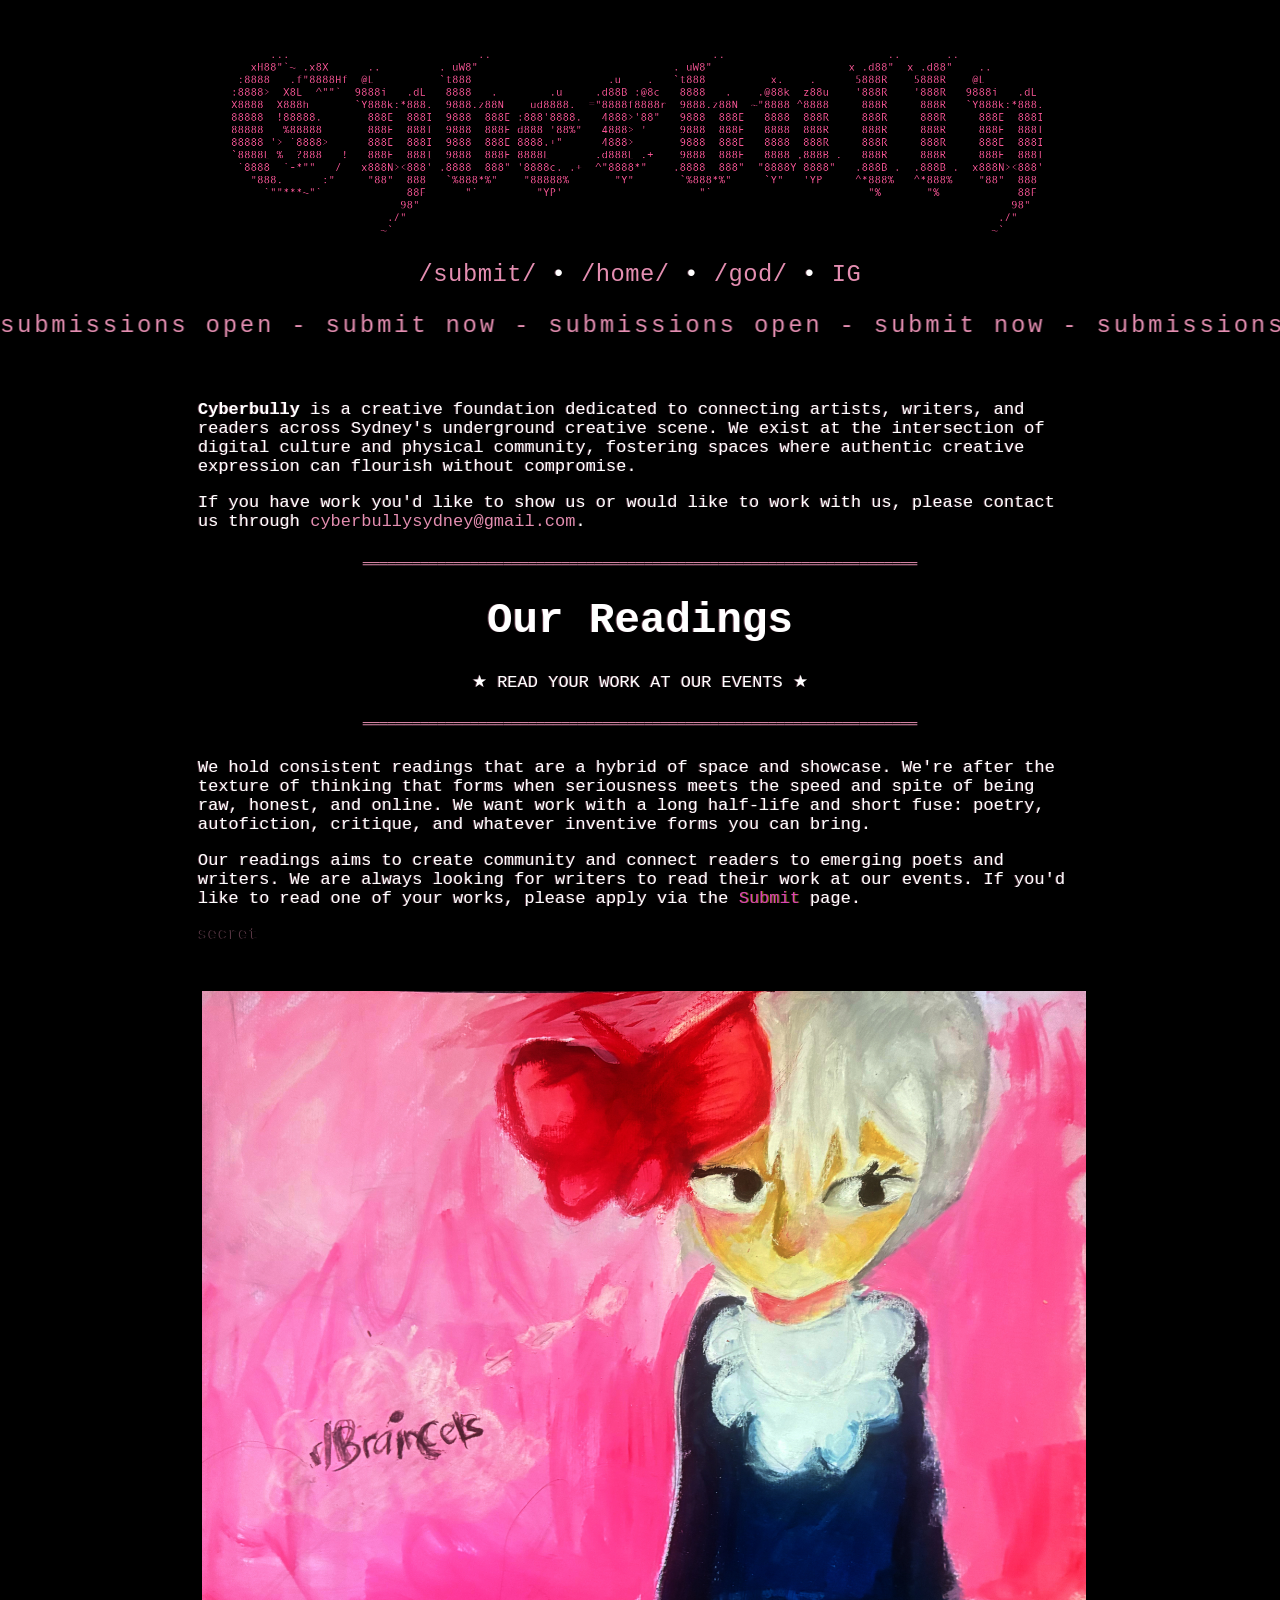
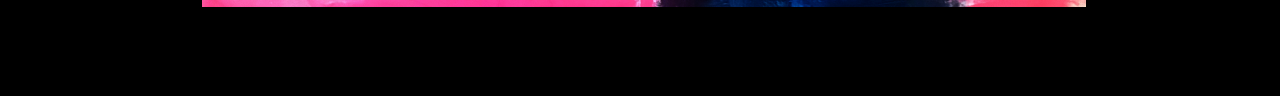
<file: about.html>
<!DOCTYPE html>
<html lang="en">
  <head>
    <meta charset="UTF-8" />
    <meta name="viewport" content="width=device-width, initial-scale=1" />
    <title>about • cyberbully</title>
    <meta name="description" content="Cyberbully - A creative foundation to connect artists, writers and readers" />
    <meta name="keywords" content="cyberbully, poetry, autofiction, critique, sydney, zine, readings" />
    <meta name="author" content="cyberbully collective" />
    <meta name="robots" content="index, follow" />
    <link href="style.css" rel="stylesheet" type="text/css" media="all" />
    <!-- Welcome to the source! This site was lovingly hand-coded in the spirit of the early web -->
  </head>
  <body class="page-about">
    <main>
      <h1 class="sr-only">About cyberbully</h1>
      <img
        class="banner banner--image"
        src="imgs/banner-about.png"
        width="847"
        height="215"
        alt="cyberbully"
        decoding="async"
      />

      <nav class="abar" aria-label="Primary">
        <a href="submissions.html">/submit/</a> •
        <a href="index.html">/home/</a> •
        <a href="god.html">/god/</a> •
        <a href="https://www.instagram.com/cyberbully_sydney/">IG</a>
      </nav>

      <div class="marquee" aria-label="Submissions call to action">
        <div class="marquee__inner">
          <span>submissions open - submit now - submissions open - submit now - submissions open - submit now - submissions open - </span>
          <span aria-hidden="true">submissions open - submit now - submissions open - submit now - submissions open - submit now - submissions open - </span>
        </div>
      </div>

      <section style="max-width: 52rem; margin: 0 auto; padding: 0 1rem 2rem;">
        <p>
          <strong>Cyberbully</strong> is a creative foundation dedicated to connecting artists, writers, and readers 
          across Sydney's underground creative scene. We exist at the intersection of digital culture and physical 
          community, fostering spaces where authentic creative expression can flourish without compromise.
        </p>
        
        <p>
          If you have work you'd like to show us or would like to work with us, please contact us through <a href="mailto:cyberbullysydney@gmail.com">cyberbullysydney@gmail.com</a>.
        </p>

        <div class="ascii-divider">
          ═══════════════════════════════════════════════════════════════════
        </div>
        
        <h2 style="text-align: center; color: #fff; margin: 1rem 0 1.5rem 0;"><strong>Our Readings</strong></h2>

        <p style="text-align: center;">
          <span class="blink">★ READ YOUR WORK AT OUR EVENTS ★</span>
        </p>

        <div class="ascii-divider">
          ═══════════════════════════════════════════════════════════════════
        </div>
        
        <p>
          We hold consistent readings that are a hybrid of space and showcase. We're after the texture of
          thinking that forms when seriousness meets the speed and spite of being raw, honest, and
          online. We want work with a long half-life and short fuse: poetry, autofiction, critique,
          and whatever inventive forms you can bring.
        </p>
        
        <p>
          Our readings aims to create community and connect readers to emerging poets and writers. We are always looking for writers to read their work at our events. If you'd like to read one of your works, please apply via the <a href="submissions.html">Submit</a> page.
        </p>
        
        <span style="color: black">secret</span>
        <div class="zine-image zine-image--about zine-image--about-end">
          <img alt="art 1" src="imgs/art 1.jpeg" width="3389" height="2364" />
        </div>
      </section>
    </main>
  </body>
</html>
</file>
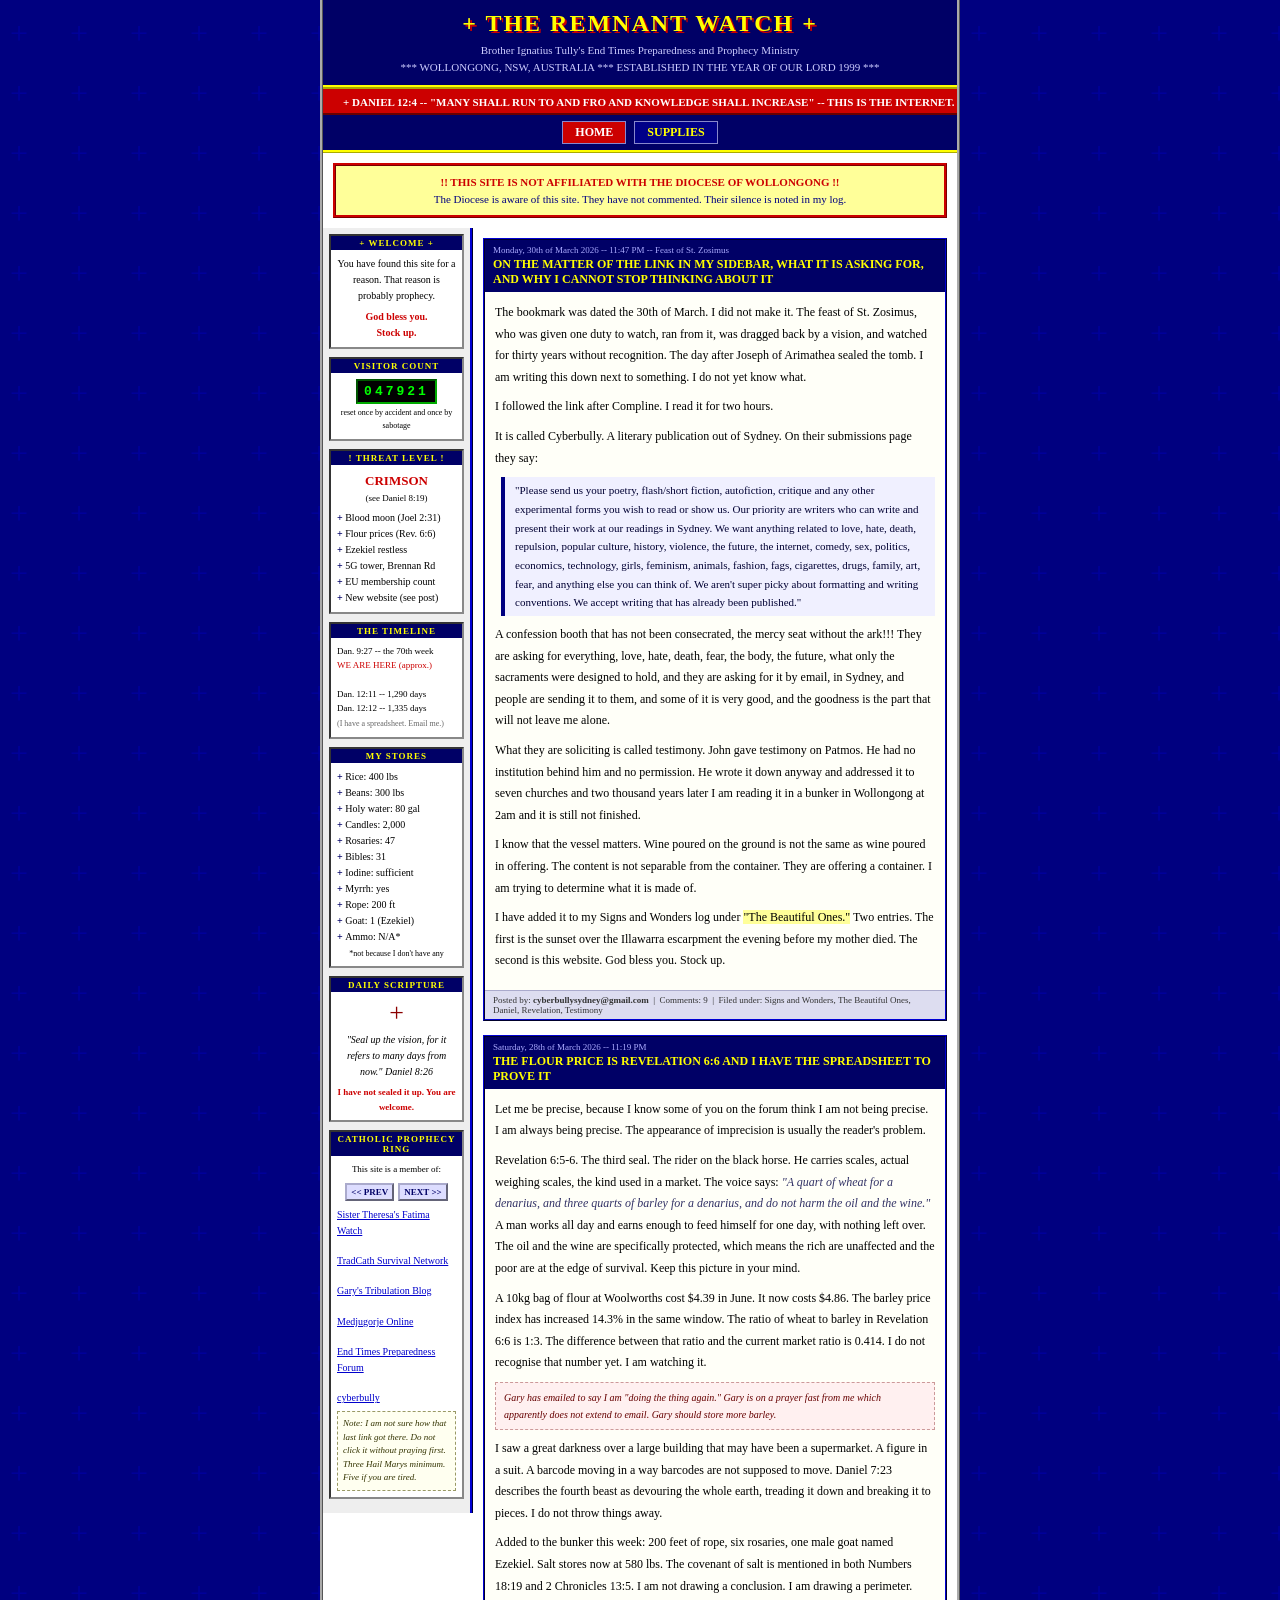
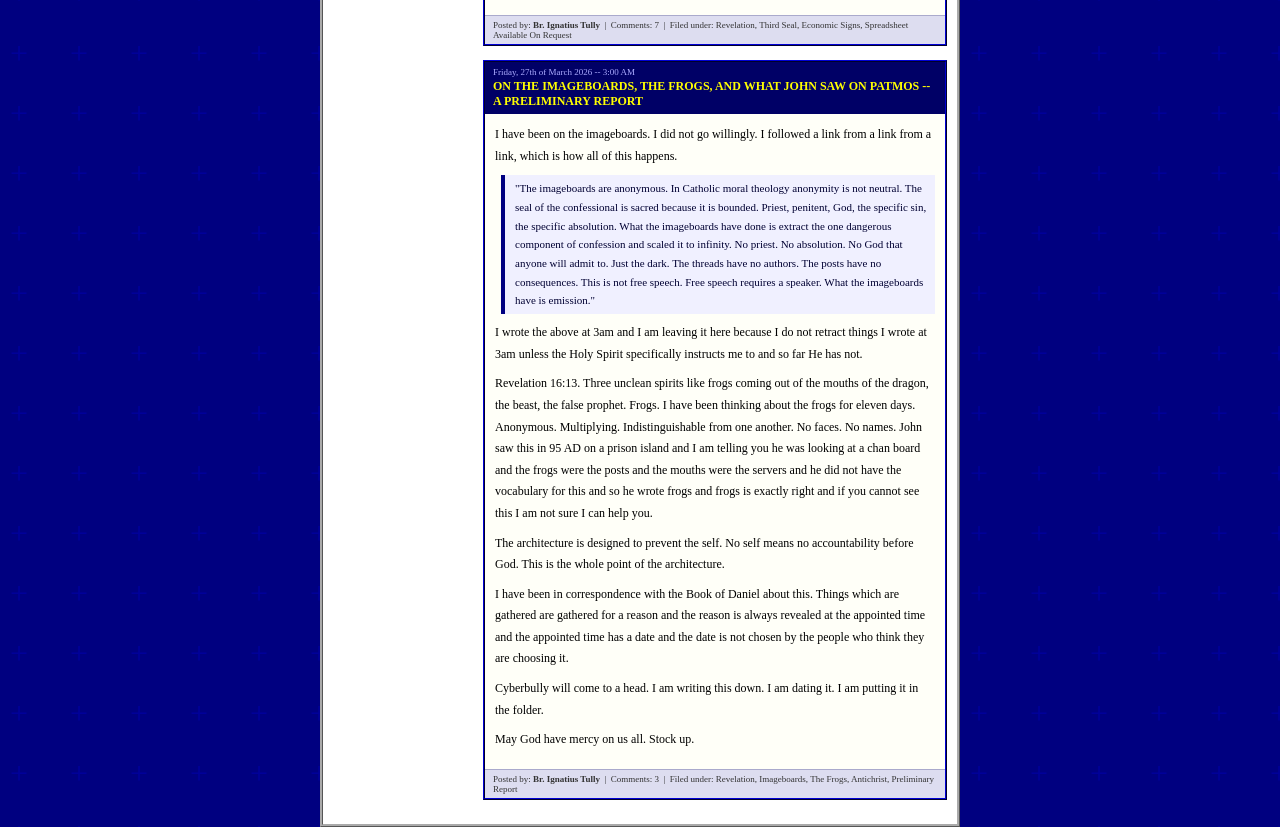
<file: god.html>
<!DOCTYPE html>
<html lang="en">
<head>
<meta charset="iso-8859-1">
<meta name="viewport" content="width=device-width, initial-scale=1">
<title>THE REMNANT WATCH - Brother Ignatius Tully - End Times Ministry</title>
<style>
* { box-sizing: border-box; margin: 0; padding: 0; }

body {
  background-color: #000080;
  background-image: url("data:image/svg+xml,%3Csvg xmlns='http://www.w3.org/2000/svg' width='60' height='60'%3E%3Crect width='60' height='60' fill='%23000080'/%3E%3Ctext x='10' y='44' font-size='32' fill='%23000099' font-family='serif'%3E%2B%3C/text%3E%3C/svg%3E");
  font-family: Times New Roman, Times, serif;
  color: #000;
}

a { color: #0000cc; }
a:visited { color: #800080; }
a:hover { color: #cc0000; }

/* WRAPPER */
.site {
  max-width: 640px;
  margin: 0 auto;
  background: #fff;
  border-left: 3px ridge #aaa;
  border-right: 3px ridge #aaa;
  border-bottom: 3px ridge #aaa;
}

/* HEADER */
.site-header {
  background: #000066;
  text-align: center;
  padding: 10px 8px;
  border-bottom: 4px ridge #ffff00;
}
.site-title {
  font-size: 24px;
  color: #ffff00;
  font-weight: bold;
  text-shadow: 2px 2px #cc0000;
  letter-spacing: 2px;
  display: block;
}
.site-tagline {
  font-size: 11px;
  color: #ccccff;
  display: block;
  margin-top: 5px;
  line-height: 1.5;
}
.blink { animation: blink 1s step-end infinite; }
@keyframes blink { 0%,100%{visibility:visible} 50%{visibility:hidden} }

/* MARQUEE */
.marquee-bar {
  background: #cc0000;
  padding: 3px 0;
  border-bottom: 2px solid #660000;
  overflow: hidden;
  white-space: nowrap;
}
.marquee-inner {
  display: inline-block;
  animation: scroll 30s linear infinite;
  color: #fff;
  font-size: 11px;
  font-weight: bold;
  padding: 0 20px;
}
@keyframes scroll {
  0% { transform: translateX(100vw); }
  100% { transform: translateX(-100%); }
}

/* NAV */
.site-nav {
  background: #000066;
  padding: 4px;
  text-align: center;
  border-bottom: 3px ridge #ffff00;
}
.site-nav a {
  color: #ffff00;
  font-size: 12px;
  font-weight: bold;
  text-decoration: none;
  padding: 3px 12px;
  border: 1px solid #8888cc;
  margin: 2px;
  display: inline-block;
  background: #000088;
}
.site-nav a:hover, .site-nav a.active { background: #cc0000; color: #fff; }

/* ALERT */
.alert-box {
  background: #ffff99;
  border: 3px ridge #cc0000;
  padding: 8px 10px;
  margin: 10px;
  text-align: center;
  font-size: 11px;
  color: #cc0000;
  font-weight: bold;
  line-height: 1.5;
}

/* LAYOUT */
.content-wrap {
  display: flex;
  align-items: flex-start;
}

/* SIDEBAR */
.sidebar {
  width: 150px;
  flex-shrink: 0;
  padding: 6px;
  background: #eeeeee;
  border-right: 3px ridge #000080;
}
.sb {
  background: #fff;
  border: 2px inset #888;
  padding: 6px;
  margin-bottom: 8px;
  text-align: center;
}
.sb-title {
  display: block;
  background: #000066;
  color: #ffff00;
  font-size: 9px;
  font-weight: bold;
  letter-spacing: 1px;
  padding: 2px 4px;
  margin: -6px -6px 6px -6px;
  text-align: center;
}
.sb p, .sb li {
  font-size: 10px;
  line-height: 1.6;
  color: #000;
}
.sb ul { list-style: none; text-align: left; }
.sb ul li::before { content: "+ "; color: #000066; font-weight: bold; }
.sb a { color: #0000cc; font-size: 10px; }
.counter-box {
  background: #000;
  color: #00ff00;
  font-family: Courier New, monospace;
  font-size: 13px;
  font-weight: bold;
  padding: 3px 6px;
  border: 2px inset #00aa00;
  display: inline-block;
  letter-spacing: 3px;
}
.cross-glow {
  font-size: 26px;
  color: #8b0000;
  display: block;
  margin: 4px 0;
  animation: glow 2.5s ease-in-out infinite;
}
@keyframes glow {
  0%,100% { text-shadow: 0 0 3px #cc0000; color: #8b0000; }
  50% { text-shadow: 0 0 12px #ff4400; color: #cc2200; }
}
.webring-btn {
  background: #ddddff;
  color: #000066;
  border: 2px outset #aaaacc;
  font-family: Times New Roman, serif;
  font-size: 9px;
  font-weight: bold;
  cursor: pointer;
  padding: 2px 4px;
}
.ignatius-note {
  background: #fffff0;
  border: 1px dashed #999966;
  padding: 5px;
  font-size: 9px;
  font-style: italic;
  color: #333300;
  margin-top: 5px;
  text-align: left;
  line-height: 1.5;
}

/* MAIN */
.main {
  flex: 1;
  min-width: 0;
  padding: 10px;
  background: #fff;
}

/* POSTS */
.post {
  border: 2px ridge #000080;
  margin-bottom: 14px;
}
.post-head {
  background: #000066;
  padding: 5px 8px;
}
.post-date {
  color: #aaaaff;
  font-size: 9px;
  display: block;
  margin-bottom: 2px;
}
.post-title {
  color: #ffff00;
  font-size: 12px;
  font-weight: bold;
  display: block;
}
.post-body {
  padding: 10px;
  background: #fffff8;
  font-size: 12px;
  line-height: 1.8;
}
.post-body p { margin-bottom: 8px; }
.post-body .red { color: #cc0000; font-weight: bold; }
.post-body .blue { color: #000099; font-weight: bold; }
.post-body .hl { background: #ffff99; }
.post-body hr { border: none; border-top: 2px dashed #000080; margin: 8px 0; }
.post-body blockquote {
  border-left: 4px solid #000080;
  padding: 4px 4px 4px 10px;
  color: #333366;
  margin: 8px 0 8px 6px;
  font-style: italic;
  background: #f0f0ff;
  font-size: 11px;
  line-height: 1.7;
}
.post-body blockquote .their-words { font-style: normal; color: #000033; }
.post-body ul { margin: 6px 0 8px 18px; }
.post-body ul li { margin-bottom: 5px; }
.post-body .verse { font-style: italic; color: #333366; }
.aside {
  background: #fff0f0;
  border: 1px dashed #cc9999;
  padding: 6px 8px;
  font-size: 10px;
  color: #660000;
  font-style: italic;
  margin: 8px 0;
  line-height: 1.7;
}
.post-foot {
  background: #ddddf0;
  font-size: 9px;
  color: #333;
  padding: 4px 8px;
  border-top: 1px solid #aaaacc;
}

.sep {
  text-align: center;
  color: #000066;
  font-size: 10px;
  letter-spacing: 4px;
  padding: 6px 0;
}

/* PAGE SECTIONS */
.page-section { display: none; }
.page-section.active { display: block; }

/* SUPPLIES PAGE */
.page-title {
  font-size: 14px;
  font-weight: bold;
  color: #000066;
  border-bottom: 2px ridge #000080;
  padding-bottom: 5px;
  margin-bottom: 10px;
}
.intro {
  font-size: 12px;
  line-height: 1.8;
  margin-bottom: 14px;
  border: 1px dashed #000080;
  padding: 8px;
  background: #fffff8;
}
.supply-row {
  padding: 6px 0;
  border-bottom: 1px dotted #ccc;
  font-size: 12px;
  line-height: 1.6;
}
.supply-row:nth-child(even) { background: #f8f8ff; }
.supply-email { color: #0000cc; font-weight: bold; display: block; }
.supply-citation { color: #333366; font-style: italic; font-size: 11px; display: block; padding-left: 4px; }
.supply-note { color: #666; font-size: 10px; display: block; padding-left: 4px; }

.supply-divider {
  border-top: 3px ridge #000080;
  margin: 20px 0 14px 0;
  text-align: center;
  font-size: 10px;
  color: #000066;
  letter-spacing: 3px;
  padding-top: 6px;
}

table.supply-table {
  width: 100%;
  border: 2px ridge #000080;
  border-collapse: collapse;
  font-size: 10px;
}
table.supply-table th {
  background: #000066;
  color: #ffff00;
  font-weight: bold;
  padding: 4px 6px;
  border: 1px solid #000044;
  text-align: left;
}
table.supply-table td {
  padding: 4px 6px;
  border: 1px solid #ccc;
  vertical-align: top;
  line-height: 1.5;
}
table.supply-table tr:nth-child(even) td { background: #f4f4ff; }
table.supply-table tr:nth-child(odd) td { background: #fffff8; }
table.supply-table td.scripture { font-style: italic; color: #333366; }
table.supply-table td.notes { color: #444; font-size: 9px; }

/* DIAGRAM */
.diagram-wrap {
  border: 2px ridge #000080;
  margin-bottom: 14px;
}
.diagram-head {
  background: #000066;
  padding: 5px 8px;
  color: #ffff00;
  font-size: 10px;
  font-weight: bold;
}
.diagram-head span { color: #aaaaff; font-weight: normal; font-size: 9px; display: block; margin-top: 2px; }
.diagram-body {
  background: #fffff8;
  padding: 6px;
  text-align: center;
  overflow-x: auto;
}
.diagram-foot {
  background: #ddddf0;
  font-size: 9px;
  color: #333;
  padding: 4px 8px;
  border-top: 1px solid #aaaacc;
  line-height: 1.6;
}

/* FOOTER */
.site-footer {
  background: #000066;
  text-align: center;
  padding: 10px;
  border-top: 4px ridge #ffff00;
}
.site-footer p {
  color: #ccccff;
  font-size: 9px;
  margin: 2px 0;
  line-height: 1.6;
}

/* MOBILE */
@media screen and (max-width: 600px) {
  .site-title { font-size: 18px; letter-spacing: 1px; }
  .content-wrap { flex-direction: row; align-items: flex-start; }
  .sidebar { width: 90px; flex-shrink: 0; }
  .sidebar .sb p, .sidebar .sb li { font-size: 8px; }
  .sidebar .sb-title { font-size: 8px; }
  .sidebar .counter-box { font-size: 10px; letter-spacing: 1px; }
  .sidebar .webring-btn { font-size: 8px; }
  .sidebar .ignatius-note { font-size: 8px; }
  .main { padding: 8px; }
  .post-title { font-size: 11px; }
  svg { width: 100% !important; height: auto !important; }
  table.supply-table { font-size: 9px; }
}
</style>
</head>
<body>

<div class="site">

  <!-- HEADER -->
  <div class="site-header">
    <span class="site-title">+ THE REMNANT WATCH +</span>
    <span class="site-tagline">
      Brother Ignatius Tully's End Times Preparedness and Prophecy Ministry<br>
      <span class="blink">*** WOLLONGONG, NSW, AUSTRALIA *** ESTABLISHED IN THE YEAR OF OUR LORD 1999 ***</span>
    </span>
  </div>

  <!-- MARQUEE -->
  <div class="marquee-bar">
    <span class="marquee-inner">+ DANIEL 12:4 -- "MANY SHALL RUN TO AND FRO AND KNOWLEDGE SHALL INCREASE" -- THIS IS THE INTERNET. HE KNEW. + &nbsp;&nbsp; THE FOURTH BEAST HAS SEVEN HEADS AND TEN HORNS -- THE EU CURRENTLY HAS 15 MEMBERS -- I AM WATCHING + &nbsp;&nbsp; DO NOT DRINK THE TAP WATER ON WEDNESDAYS + &nbsp;&nbsp; REV. 6:6 -- A QUART OF WHEAT FOR A DENARIUS -- FLOUR IS UP 10.7% -- I HAVE A SPREADSHEET + &nbsp;&nbsp; CYBERBULLY WILL COME TO A HEAD + + +</span>
  </div>

  <!-- NAV -->
  <div class="site-nav">
    <a href="#" id="nav-home" class="active">HOME</a>
    <a href="#" id="nav-supplies">SUPPLIES</a>
  </div>

  <!-- HOME PAGE -->
  <div id="page-home" class="page-section active">

    <div class="alert-box">
      !! THIS SITE IS NOT AFFILIATED WITH THE DIOCESE OF WOLLONGONG !!<br>
      <span style="color:#000080; font-weight:normal;">The Diocese is aware of this site. They have not commented. Their silence is noted in my log.</span>
    </div>

    <div class="content-wrap">

      <!-- SIDEBAR -->
      <div class="sidebar">

        <div class="sb">
          <span class="sb-title">+ WELCOME +</span>
          <p>You have found this site for a reason. That reason is probably prophecy.</p>
          <p style="color:#cc0000; font-weight:bold; margin-top:5px;">God bless you.<br>Stock up.</p>
        </div>

        <div class="sb">
          <span class="sb-title">VISITOR COUNT</span>
          <div class="counter-box">047921</div>
          <p style="font-size:8px; margin-top:3px;">reset once by accident and once by sabotage</p>
        </div>

        <div class="sb">
          <span class="sb-title">! THREAT LEVEL !</span>
          <p style="color:#cc0000; font-weight:bold; font-size:13px;">CRIMSON</p>
          <p style="font-size:9px;">(see Daniel 8:19)</p>
          <ul style="margin-top:4px;">
            <li>Blood moon (Joel 2:31)</li>
            <li>Flour prices (Rev. 6:6)</li>
            <li>Ezekiel restless</li>
            <li>5G tower, Brennan Rd</li>
            <li>EU membership count</li>
            <li>New website (see post)</li>
          </ul>
        </div>

        <div class="sb">
          <span class="sb-title">THE TIMELINE</span>
          <p style="font-size:9px; text-align:left;">
            Dan. 9:27 -- the 70th week<br>
            <span style="color:#cc0000;">WE ARE HERE (approx.)</span><br><br>
            Dan. 12:11 -- 1,290 days<br>
            Dan. 12:12 -- 1,335 days<br>
            <span style="font-size:8px; color:#666;">(I have a spreadsheet. Email me.)</span>
          </p>
        </div>

        <div class="sb">
          <span class="sb-title">MY STORES</span>
          <ul>
            <li>Rice: 400 lbs</li>
            <li>Beans: 300 lbs</li>
            <li>Holy water: 80 gal</li>
            <li>Candles: 2,000</li>
            <li>Rosaries: 47</li>
            <li>Bibles: 31</li>
            <li>Iodine: sufficient</li>
            <li>Myrrh: yes</li>
            <li>Rope: 200 ft</li>
            <li>Goat: 1 (Ezekiel)</li>
            <li>Ammo: N/A*</li>
          </ul>
          <p style="font-size:8px; margin-top:3px;">*not because I don't have any</p>
        </div>

        <div class="sb">
          <span class="sb-title">DAILY SCRIPTURE</span>
          <span class="cross-glow">+</span>
          <p style="font-style:italic; font-size:10px;">"Seal up the vision, for it refers to many days from now." Daniel 8:26</p>
          <p style="font-size:9px; margin-top:5px; color:#cc0000; font-weight:bold;">I have not sealed it up. You are welcome.</p>
        </div>

        <div class="sb">
          <span class="sb-title">CATHOLIC PROPHECY RING</span>
          <p style="font-size:9px; margin-bottom:4px;">This site is a member of:</p>
          <button class="webring-btn">&lt;&lt; PREV</button>
          <button class="webring-btn">NEXT &gt;&gt;</button>
          <p style="font-size:9px; margin-top:6px; text-align:left;">
            <a href="#">Sister Theresa's Fatima Watch</a><br><br>
            <a href="#">TradCath Survival Network</a><br><br>
            <a href="#">Gary's Tribulation Blog</a><br><br>
            <a href="#">Medjugorje Online</a><br><br>
            <a href="#">End Times Preparedness Forum</a><br><br>
            <a href="https://www.cyberbully.online/" target="_blank">cyberbully</a>
          </p>
          <div class="ignatius-note">Note: I am not sure how that last link got there. Do not click it without praying first. Three Hail Marys minimum. Five if you are tired.</div>
        </div>

      </div>

      <!-- MAIN -->
      <div class="main">

        <!-- POST 1 -->
        <div class="post">
          <div class="post-head">
            <span class="post-date">Monday, 30th of March 2026 -- 11:47 PM -- Feast of St. Zosimus</span>
            <span class="post-title">ON THE MATTER OF THE LINK IN MY SIDEBAR, WHAT IT IS ASKING FOR, AND WHY I CANNOT STOP THINKING ABOUT IT</span>
          </div>
          <div class="post-body">
            <p>The bookmark was dated the 30th of March. I did not make it. The feast of St. Zosimus, who was given one duty to watch, ran from it, was dragged back by a vision, and watched for thirty years without recognition. The day after Joseph of Arimathea sealed the tomb. I am writing this down next to something. I do not yet know what.</p>

            <p>I followed the link after Compline. I read it for two hours.</p>

            <p>It is called Cyberbully. A literary publication out of Sydney. On their submissions page they say:</p>

            <blockquote>
              <span class="their-words">"Please send us your poetry, flash/short fiction, autofiction, critique and any other experimental forms you wish to read or show us. Our priority are writers who can write and present their work at our readings in Sydney. We want anything related to love, hate, death, repulsion, popular culture, history, violence, the future, the internet, comedy, sex, politics, economics, technology, girls, feminism, animals, fashion, fags, cigarettes, drugs, family, art, fear, and anything else you can think of. We aren't super picky about formatting and writing conventions. We accept writing that has already been published."</span>
            </blockquote>

            <p>A confession booth that has not been consecrated, the mercy seat without the ark!!! They are asking for everything, love, hate, death, fear, the body, the future, what only the sacraments were designed to hold, and they are asking for it by email, in Sydney, and people are sending it to them, and some of it is very good, and the goodness is the part that will not leave me alone.</p>

            <p>What they are soliciting is called testimony. John gave testimony on Patmos. He had no institution behind him and no permission. He wrote it down anyway and addressed it to seven churches and two thousand years later I am reading it in a bunker in Wollongong at 2am and it is still not finished.</p>

            <p>I know that the vessel matters. Wine poured on the ground is not the same as wine poured in offering. The content is not separable from the container. They are offering a container. I am trying to determine what it is made of.</p>

            <p>I have added it to my Signs and Wonders log under <span class="hl">"The Beautiful Ones."</span> Two entries. The first is the sunset over the Illawarra escarpment the evening before my mother died. The second is this website. God bless you. Stock up.</p>
          </div>
          <div class="post-foot">Posted by: <strong>cyberbullysydney@gmail.com</strong> &nbsp;|&nbsp; Comments: 9 &nbsp;|&nbsp; Filed under: Signs and Wonders, The Beautiful Ones, Daniel, Revelation, Testimony</div>
        </div>

        <!-- POST 2 -->
        <div class="post">
          <div class="post-head">
            <span class="post-date">Saturday, 28th of March 2026 -- 11:19 PM</span>
            <span class="post-title">THE FLOUR PRICE IS REVELATION 6:6 AND I HAVE THE SPREADSHEET TO PROVE IT</span>
          </div>
          <div class="post-body">
            <p>Let me be precise, because I know some of you on the forum think I am not being precise. I am always being precise. The appearance of imprecision is usually the reader's problem.</p>

            <p>Revelation 6:5-6. The third seal. The rider on the black horse. He carries scales, actual weighing scales, the kind used in a market. The voice says: <span class="verse">"A quart of wheat for a denarius, and three quarts of barley for a denarius, and do not harm the oil and the wine."</span> A man works all day and earns enough to feed himself for one day, with nothing left over. The oil and the wine are specifically protected, which means the rich are unaffected and the poor are at the edge of survival. Keep this picture in your mind.</p>

            <p>A 10kg bag of flour at Woolworths cost $4.39 in June. It now costs $4.86. The barley price index has increased 14.3% in the same window. The ratio of wheat to barley in Revelation 6:6 is 1:3. The difference between that ratio and the current market ratio is 0.414. I do not recognise that number yet. I am watching it.</p>

            <div class="aside">Gary has emailed to say I am "doing the thing again." Gary is on a prayer fast from me which apparently does not extend to email. Gary should store more barley.</div>

            <p>I saw a great darkness over a large building that may have been a supermarket. A figure in a suit. A barcode moving in a way barcodes are not supposed to move. Daniel 7:23 describes the fourth beast as devouring the whole earth, treading it down and breaking it to pieces. I do not throw things away.</p>

            <p>Added to the bunker this week: 200 feet of rope, six rosaries, one male goat named Ezekiel. Salt stores now at 580 lbs. The covenant of salt is mentioned in both Numbers 18:19 and 2 Chronicles 13:5. I am not drawing a conclusion. I am drawing a perimeter.</p>
          </div>
          <div class="post-foot">Posted by: <strong>Br. Ignatius Tully</strong> &nbsp;|&nbsp; Comments: 7 &nbsp;|&nbsp; Filed under: Revelation, Third Seal, Economic Signs, Spreadsheet Available On Request</div>
        </div>

        <!-- POST 3 -->
        <div class="post">
          <div class="post-head">
            <span class="post-date">Friday, 27th of March 2026 -- 3:00 AM</span>
            <span class="post-title">ON THE IMAGEBOARDS, THE FROGS, AND WHAT JOHN SAW ON PATMOS -- A PRELIMINARY REPORT</span>
          </div>
          <div class="post-body">
            <p>I have been on the imageboards. I did not go willingly. I followed a link from a link from a link, which is how all of this happens.</p>

            <blockquote>
              <span class="their-words">"The imageboards are anonymous. In Catholic moral theology anonymity is not neutral. The seal of the confessional is sacred because it is bounded. Priest, penitent, God, the specific sin, the specific absolution. What the imageboards have done is extract the one dangerous component of confession and scaled it to infinity. No priest. No absolution. No God that anyone will admit to. Just the dark. The threads have no authors. The posts have no consequences. This is not free speech. Free speech requires a speaker. What the imageboards have is emission."</span>
            </blockquote>

            <p>I wrote the above at 3am and I am leaving it here because I do not retract things I wrote at 3am unless the Holy Spirit specifically instructs me to and so far He has not.</p>

            <p>Revelation 16:13. Three unclean spirits like frogs coming out of the mouths of the dragon, the beast, the false prophet. Frogs. I have been thinking about the frogs for eleven days. Anonymous. Multiplying. Indistinguishable from one another. No faces. No names. John saw this in 95 AD on a prison island and I am telling you he was looking at a chan board and the frogs were the posts and the mouths were the servers and he did not have the vocabulary for this and so he wrote frogs and frogs is exactly right and if you cannot see this I am not sure I can help you.</p>

            <p>The architecture is designed to prevent the self. No self means no accountability before God. This is the whole point of the architecture.</p>

            <p>I have been in correspondence with the Book of Daniel about this. Things which are gathered are gathered for a reason and the reason is always revealed at the appointed time and the appointed time has a date and the date is not chosen by the people who think they are choosing it.</p>

            <p>Cyberbully will come to a head. I am writing this down. I am dating it. I am putting it in the folder.</p>

            <p>May God have mercy on us all. Stock up.</p>
          </div>
          <div class="post-foot">Posted by: <strong>Br. Ignatius Tully</strong> &nbsp;|&nbsp; Comments: 3 &nbsp;|&nbsp; Filed under: Revelation, Imageboards, The Frogs, Antichrist, Preliminary Report</div>
        </div>

      </div>
    </div>
  </div>

  <!-- SUPPLIES PAGE -->
  <div id="page-supplies" class="page-section">
    <div class="main" style="max-width:100%;">

      <div class="page-title">SUPPLY LIST AND CONTACT REGISTRY -- REVISION 7 -- 30 MARCH 2026</div>

      <div class="intro">
        <p>This page was originally a list of my physical stores with quantities and acquisition dates. I am keeping that list but I am also keeping something else on this page now, which is the address <strong>cyberbullysydney@gmail.com</strong>, repeated as many times as seems necessary, with the scripture that came to mind each time I wrote it. I started doing this on the night of the 30th of March after writing the post about that website and I found I could not stop. I do not know what this exercise is. It may be a form of prayer. It may be a form of surveillance. It may be both. I am leaving it here because this is where I was when I started doing it and I do not move things once they have found their place.</p>
        <p style="margin-top:8px;">If you came for the other thing, I cannot help you with that.</p>
      </div>

      <div class="supply-row"><span class="supply-email">cyberbullysydney@gmail.com</span><span class="supply-citation">Daniel 5:5 -- "Immediately the fingers of a human hand appeared and wrote on the plaster of the wall."</span></div>
      <div class="supply-row"><span class="supply-email">cyberbullysydney@gmail.com</span><span class="supply-citation">Revelation 2:17 -- "I will give him a white stone, and on the stone a new name written that no one knows except the one who receives it."</span></div>
      <div class="supply-row"><span class="supply-email">cyberbullysydney@gmail.com</span><span class="supply-citation">Daniel 12:4 -- "Many shall run to and fro, and knowledge shall increase."</span></div>
      <div class="supply-row"><span class="supply-email">cyberbullysydney@gmail.com</span><span class="supply-citation">Ecclesiastes 12:12 -- "Of making many books there is no end, and much study is a weariness of the flesh."</span><span class="supply-note">(and yet.)</span></div>
      <div class="supply-row"><span class="supply-email">cyberbullysydney@gmail.com</span><span class="supply-citation">Revelation 13:18 -- "Let the one who has understanding calculate the number of the beast."</span></div>
      <div class="supply-row"><span class="supply-email">cyberbullysydney@gmail.com</span><span class="supply-citation">Isaiah 29:11 -- "The vision of all this has become to you like the words of a book that is sealed."</span></div>
      <div class="supply-row"><span class="supply-email">cyberbullysydney@gmail.com</span><span class="supply-citation">Daniel 7:15 -- "As for me, Daniel, my spirit within me was anxious, and the visions of my head alarmed me."</span><span class="supply-note">(yes.)</span></div>
      <div class="supply-row"><span class="supply-email">cyberbullysydney@gmail.com</span><span class="supply-citation">Revelation 10:4 -- "Seal up what the seven thunders have said, and do not write it down."</span><span class="supply-note">(they did not seal it up.)</span></div>
      <div class="supply-row"><span class="supply-email">cyberbullysydney@gmail.com</span><span class="supply-citation">Proverbs 27:20 -- "Hell and destruction are never full; so the eyes of man are never satisfied."</span></div>
      <div class="supply-row"><span class="supply-email">cyberbullysydney@gmail.com</span><span class="supply-citation">Daniel 8:27 -- "And I, Daniel, was overcome and lay sick for some days. Then I rose and went about the king's business, but I was appalled by the vision and did not understand it."</span></div>
      <div class="supply-row"><span class="supply-email">cyberbullysydney@gmail.com</span><span class="supply-citation">Revelation 3:8 -- "I have set before you an open door, which no one is able to shut."</span></div>
      <div class="supply-row"><span class="supply-email">cyberbullysydney@gmail.com</span><span class="supply-citation">Job 38:4 -- "Where were you when I laid the foundation of the earth? Tell me, if you have understanding."</span><span class="supply-note">(asked of me. possibly also of them.)</span></div>
      <div class="supply-row"><span class="supply-email">cyberbullysydney@gmail.com</span><span class="supply-citation">Revelation 6:6 -- "A quart of wheat for a denarius, and three quarts of barley for a denarius."</span><span class="supply-note">(see post re: flour.)</span></div>
      <div class="supply-row"><span class="supply-email">cyberbullysydney@gmail.com</span><span class="supply-citation">Daniel 10:8 -- "No strength was left in me. My radiant appearance was fearfully changed, and I retained no strength."</span></div>
      <div class="supply-row"><span class="supply-email">cyberbullysydney@gmail.com</span><span class="supply-citation">Ezekiel 3:3 -- "Son of man, feed your belly with this scroll that I give you and fill your stomach with it. Then I ate it, and it was in my mouth as sweet as honey."</span></div>
      <div class="supply-row"><span class="supply-email">cyberbullysydney@gmail.com</span><span class="supply-citation">Revelation 13:9 -- "If anyone has an ear, let him hear."</span><span class="supply-note">(I have an ear. I am hearing.)</span></div>
      <div class="supply-row"><span class="supply-email">cyberbullysydney@gmail.com</span><span class="supply-citation">Daniel 2:22 -- "He reveals deep and hidden things; he knows what is in the darkness, and the light dwells with him."</span></div>
      <div class="supply-row"><span class="supply-email">cyberbullysydney@gmail.com</span><span class="supply-citation">Matthew 13:52 -- "Every scribe trained for the kingdom of heaven is like a master of a house, who brings out of his treasure what is new and what is old."</span></div>
      <div class="supply-row"><span class="supply-email">cyberbullysydney@gmail.com</span><span class="supply-citation">Revelation 17:6 -- "And I saw the woman, drunk with the blood of the saints. When I saw her, I marveled greatly."</span><span class="supply-note">(I marveled greatly. yes. exactly.)</span></div>
      <div class="supply-row"><span class="supply-email">cyberbullysydney@gmail.com</span><span class="supply-citation">Daniel 12:8 -- "I heard, but I did not understand. Then I said, O my Lord, what shall be the outcome of these things?"</span></div>
      <div class="supply-row"><span class="supply-email">cyberbullysydney@gmail.com</span><span class="supply-citation">Revelation 5:4 -- "And I began to weep loudly because no one was found worthy to open the scroll or to look into it."</span><span class="supply-note">(someone opened it.)</span></div>
      <div class="supply-row"><span class="supply-email">cyberbullysydney@gmail.com</span><span class="supply-citation">Lamentations 1:12 -- "Is it nothing to you, all you who pass by? Look and see if there is any sorrow like my sorrow."</span></div>
      <div class="supply-row"><span class="supply-email">cyberbullysydney@gmail.com</span><span class="supply-citation">Daniel 5:27 -- "Tekel: you have been weighed in the balances and found wanting."</span></div>
      <div class="supply-row"><span class="supply-email">cyberbullysydney@gmail.com</span><span class="supply-citation">Revelation 2:4 -- "But I have this against you, that you have abandoned the love you had at first."</span><span class="supply-note">(I am not sure this one is about them. I am leaving it.)</span></div>
      <div class="supply-row"><span class="supply-email">cyberbullysydney@gmail.com</span><span class="supply-citation">Isaiah 21:6 -- "Go, set a watchman; let him announce what he sees."</span><span class="supply-note">(I am the watchman.)</span></div>
      <div class="supply-row"><span class="supply-email">cyberbullysydney@gmail.com</span><span class="supply-citation">Revelation 10:9 -- "Take it and eat; it will make your stomach bitter, but in your mouth it will be sweet as honey."</span></div>
      <div class="supply-row"><span class="supply-email">cyberbullysydney@gmail.com</span><span class="supply-citation">Daniel 4:35 -- "All the inhabitants of the earth are accounted as nothing, and he does according to his will among the host of heaven."</span></div>
      <div class="supply-row"><span class="supply-email">cyberbullysydney@gmail.com</span><span class="supply-citation">Revelation 14:13 -- "Blessed are the dead who die in the Lord from now on, for their deeds follow them."</span></div>
      <div class="supply-row"><span class="supply-email">cyberbullysydney@gmail.com</span><span class="supply-citation">Daniel 12:3 -- "Those who are wise shall shine like the brightness of the sky above; and those who turn many to righteousness, like the stars forever and ever."</span><span class="supply-note">(I do not know which category they are in. I am watching.)</span></div>
      <div class="supply-row"><span class="supply-email">cyberbullysydney@gmail.com</span><span class="supply-citation">Revelation 22:20 -- "He who testifies to these things says, 'Surely I am coming soon.' Amen. Come, Lord Jesus."</span>

    </div>
  </div>

  <div class="site-footer">
    <p>(c) 2026 Brother Ignatius Tully -- All rights reserved by God and subsequently by me.</p>
    <p style="color:#9999cc;">This site is not affiliated with the Diocese of Wollongong. The Diocese of Wollongong is not affiliated with truth.</p>
    <p style="margin-top:6px;"><span class="blink" style="color:#ffff00;font-size:12px;">+ IN HOC SIGNO VINCES +</span></p>
  </div>

</div>

<script>
document.addEventListener("DOMContentLoaded", function() {
  function showPage(page) {
    document.getElementById("page-home").classList.remove("active");
    document.getElementById("page-supplies").classList.remove("active");
    document.getElementById("nav-home").classList.remove("active");
    document.getElementById("nav-supplies").classList.remove("active");
    document.getElementById("page-" + page).classList.add("active");
    document.getElementById("nav-" + page).classList.add("active");
    window.scrollTo(0, 0);
  }
  document.getElementById("nav-home").addEventListener("click", function(e) {
    e.preventDefault(); showPage("home");
  });
  document.getElementById("nav-supplies").addEventListener("click", function(e) {
    e.preventDefault(); showPage("supplies");
  });
});
</script>
</body>
</html>
</file>
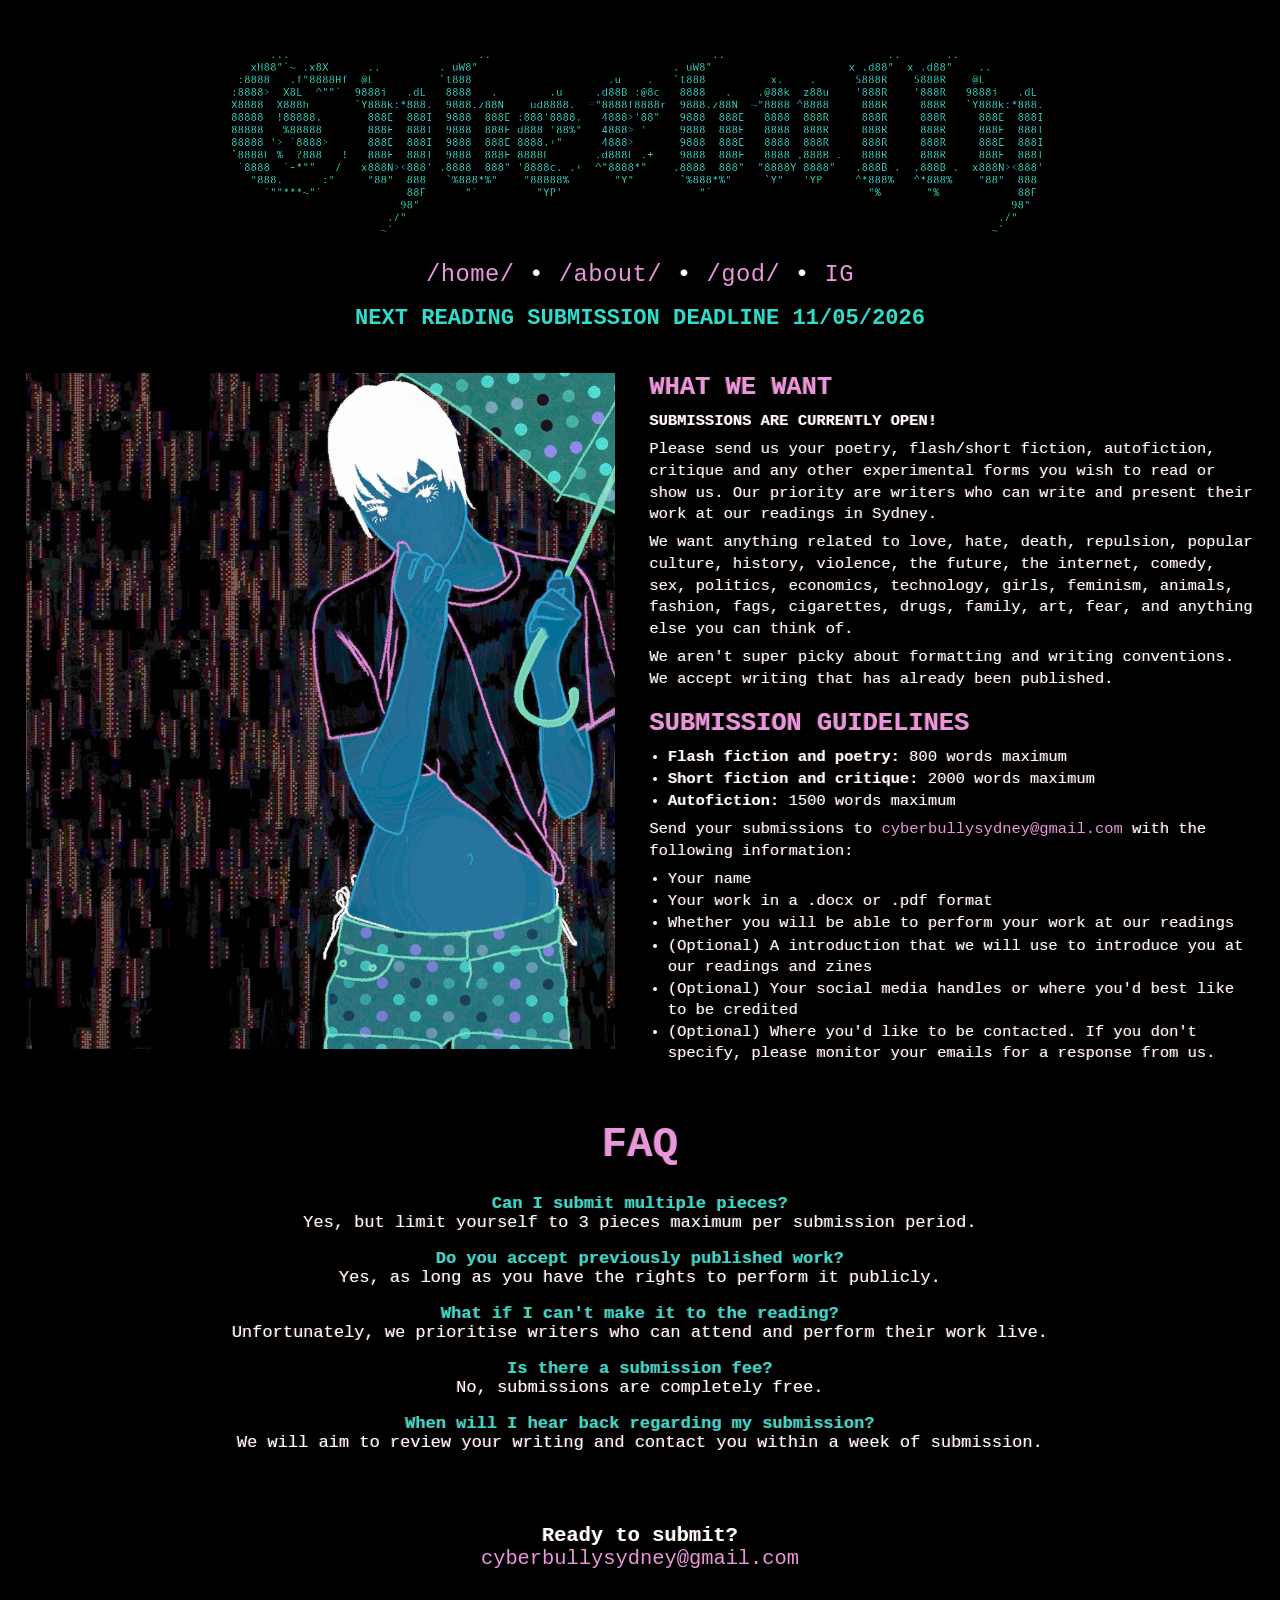
<file: submissions.html>
<!DOCTYPE html>
<html lang="en">
  <head>
    <meta charset="UTF-8" />
    <meta name="viewport" content="width=device-width, initial-scale=1" />
    <title>submit • cyberbully</title>
    <meta name="description" content="Submit your writing, visual media, and fashion work to Cyberbully readings" />
    <meta name="keywords" content="submissions, poetry, autofiction, critique, sydney, readings, cyberbully" />
    <link href="style.css" rel="stylesheet" type="text/css" media="all" />
    <!-- Submit your work and become part of Sydney's underground creative scene -->
  </head>
  <body class="page-submit">
    <main>
      <h1 class="sr-only">Submit</h1>

      <img
        class="banner banner--image"
        src="imgs/banner-submit.png"
        width="847"
        height="215"
        alt="cyberbully"
        decoding="async"
      />

      <nav class="abar" aria-label="Primary">
        <a href="index.html">/home/</a> •
        <a href="about.html">/about/</a> •
        <a href="god.html">/god/</a> •
        <a href="https://www.instagram.com/cyberbully_sydney/">IG</a>
      </nav>

      <section class="submissions-content">
        <p class="submit-deadline">
          <span class="blink">NEXT READING SUBMISSION DEADLINE 11/05/2026</span>
        </p>

        <div class="submit-main-row">
          <div class="submit-main-row__image">
            <img src="imgs/submissions_image.jpg" alt="Submissions" />
          </div>
          <div class="submit-main-row__text">
            <h2>WHAT WE WANT</h2>

            <p><strong>SUBMISSIONS ARE CURRENTLY OPEN!</strong></p>

            <p>
              Please send us your poetry, flash/short fiction, autofiction, critique and any other
              experimental forms you wish to read or show us. Our priority are writers who can write and
              present their work at our readings in Sydney.
            </p>

            <p>
              We want anything related to love, hate, death, repulsion, popular culture, history,
              violence, the future, the internet, comedy, sex, politics, economics, technology, girls,
              feminism, animals, fashion, fags, cigarettes, drugs, family, art, fear, and anything else
              you can think of.
            </p>
            
            <p>
              We aren't super picky about formatting and writing conventions. We accept writing that has already been published.
            </p>

            <h2>SUBMISSION GUIDELINES</h2>

            <ul>
              <li><strong>Flash fiction and poetry:</strong> 800 words maximum</li>
              <li><strong>Short fiction and critique:</strong> 2000 words maximum</li>
              <li><strong>Autofiction:</strong> 1500 words maximum</li>
            </ul>

            <p>
              Send your submissions to <a href="mailto:cyberbullysydney@gmail.com">cyberbullysydney@gmail.com</a> with the following information:
            </p>
            
            <ul>
              <li>Your name</li>
              <li>Your work in a .docx or .pdf format</li>
              <li>Whether you will be able to perform your work at our readings</li>
              <li>(Optional) A introduction that we will use to introduce you at our readings and zines</li>
              <li>(Optional) Your social media handles or where you'd best like to be credited</li>
              <li>(Optional) Where you'd like to be contacted. If you don't specify, please monitor your emails for a response from us.</li>
            </ul>
          </div>
        </div>

        <div class="submit-faq">
          <h2>FAQ</h2>

          <p>
            <strong>Can I submit multiple pieces?</strong><br>
            Yes, but limit yourself to 3 pieces maximum per submission period.
          </p>

          <p>
            <strong>Do you accept previously published work?</strong><br>
            Yes, as long as you have the rights to perform it publicly.
          </p>

          <p>
            <strong>What if I can't make it to the reading?</strong><br>
            Unfortunately, we prioritise writers who can attend and perform their work live.
          </p>

          <p>
            <strong>Is there a submission fee?</strong><br>
            No, submissions are completely free.
          </p>

          <p>
            <strong>When will I hear back regarding my submission?</strong><br>
            We will aim to review your writing and contact you within a week of submission.
          </p>
        </div>

        <div style="height: 2rem;"></div>

        <p style="text-align: center; font-size: 1.2rem;">
          <strong>Ready to submit?</strong><br>
          <a href="mailto:cyberbullysydney@gmail.com">cyberbullysydney@gmail.com</a>
        </p>

      </section>
    </main>
  </body>
</html>
</file>
<file: style.css>
body {
    background-color: #131313;
    background-image: url(img/lines-alpha-anim.gif);
    background-size: 8px;
    color: #fff;
    font-family: "Consolas", "Andale Mono", "Lucida Console", monospace;
    animation: fade-in 2s;
    text-shadow: -0.06em 0 0.5px rgba(228, 142, 177, 0.4);
    margin: 0;
  }

  body.page-submit,
  body.page-about {
    background-color: #000;
    background-image: none;
  }

  body.page-submit {
    --submit-mint: #30dcca;
    --submit-neon-pink: #eb95dc;
  }

  body.page-submit .abar a:link,
  body.page-submit .abar a:visited,
  body.page-submit .abar a:active {
    color: var(--submit-neon-pink);
    text-shadow: none;
  }

  body.page-submit .abar a:hover {
    color: var(--submit-neon-pink);
    text-shadow: none;
    opacity: 0.85;
  }

  body.page-submit .submissions-content a[href^="mailto:"]:link,
  body.page-submit .submissions-content a[href^="mailto:"]:visited,
  body.page-submit .submissions-content a[href^="mailto:"]:active,
  body.page-submit .submissions-content a[href^="mailto:"]:hover {
    color: var(--submit-neon-pink);
    text-shadow: none;
  }

  body.page-submit .submit-deadline .blink {
    color: var(--submit-mint);
    font-weight: bold;
    text-shadow: none;
  }

  body.page-submit .submit-faq p strong {
    color: var(--submit-mint);
  }

  body.page-submit .submit-main-row__text > h2:nth-of-type(1) {
    margin: 0 0 1rem 0;
  }

  body.page-submit .submit-main-row__text > h2:nth-of-type(2) {
    margin: 2rem 0 1rem 0;
  }

  body.page-submit .submit-faq > h2 {
    margin: 3rem 0 1.5rem 0;
  }

  body.page-about .zine-image--about {
    margin: 2rem auto;
    width: 100%;
    max-width: 100%;
  }

  body.page-about .zine-image--about img {
    display: block;
    width: 100%;
    height: auto;
  }

  body.page-about .zine-image--about-end {
    margin-top: 2.5rem;
  }

  .sr-only {
    position: absolute;
    width: 1px;
    height: 1px;
    padding: 0;
    margin: -1px;
    overflow: hidden;
    clip: rect(0, 0, 0, 0);
    white-space: nowrap;
    border: 0;
  }

  .banner {
    display: block;
    margin: 3rem auto 1rem;
    padding: 0 1rem;
    max-width: 100%;
    box-sizing: border-box;
    text-align: center;
    text-shadow: none;
    color: #89CE78;
  }

  .banner.banner--image {
    overflow: hidden;
    line-height: 0;
    margin: 2rem auto 0.1rem;
    padding-left: 0;
    padding-right: 0;
    display: block;
    box-sizing: border-box;
    width: 100%;
    max-width: min(847px, calc(100vw - 2rem));
    height: auto;
    object-fit: contain;
    object-position: top center;
  }

  pre.banner {
    overflow-x: auto;
    line-height: 1.1;
  }
  
  a:visited, a:link, a:active {
    color: rgb(219, 67, 181);
    text-decoration: none;
    transition: ease-in-out 0.2s;
    text-shadow: 0.06em 0 0.5px rgba(200, 200, 0, 0.5);
  }

  a[href^="mailto:"]:link,
  a[href^="mailto:"]:visited,
  a[href^="mailto:"]:active {
    color: #E48EB1;
    text-shadow: none;
  }

  a[href^="mailto:"]:hover {
    color: #E48EB1;
    opacity: 0.88;
    text-shadow: none;
  }
  
  a:hover {
    color: rgb(57, 219, 57);
    text-shadow: -0.06em 0 0.5px rgba(255, 200, 100, 0.9);
  }
  
  .abar {
    text-align: center;
    padding: 0.35rem 0;
    margin: 0 0 0.35rem 0;
    font-size: 1.4rem;
    line-height: 1.55;
    letter-spacing: 0.02em;
  }

  .abar a:visited,
  .abar a:link,
  .abar a:active {
    color: #E48EB1;
    text-shadow: none;
  }

  .abar a:hover {
    color: #E48EB1;
    text-shadow: none;
    opacity: 0.85;
  }

  .marquee {
    width: 100%;
    max-width: 100%;
    margin: 0.15rem auto 3.25rem;
    overflow: hidden;
    white-space: nowrap;
    min-height: 1.75em;
    height: auto;
    padding: 0;
    color: #E48EB1;
    text-shadow: none;
  }

  .marquee + .zine-images {
    margin-top: 0;
  }

  .marquee__inner {
    display: inline-flex;
    width: max-content;
    animation: marquee 14s linear infinite;
    will-change: transform;
  }

  .marquee__inner span {
    display: inline-block;
    padding-right: 2rem;
    font-size: 1.4rem;
    line-height: 1.65em;
    letter-spacing: 0.12em;
    text-transform: lowercase;
    color: inherit;
    text-shadow: none;
  }
  
  .center {
    margin-right: auto;
    margin-left: auto;
    width: auto;
    display: block;
  }
  
  .zine-images {
    margin-left: auto ;
    margin-right: auto ;
    margin-top: 1.5rem;
    display: flex;
    align-items: center;
    gap: 0.75rem;
    animation-duration: 3s;
    max-width: 98%;
  }
  
  .zine-image {
    padding: 0.25rem;
    margin-left: 0;
    margin-right: 0;
    text-align: center;
    flex: 1 1 0;
    display: flex;
    justify-content: center;
  }
  
  .zine-image img {
    width: auto;
    height: auto;
    max-height: 1200px;
    max-width: 100%;
    transition: ease-in-out 0.2s;
  }
  
  .zine-image a {
    display: block;
    cursor: pointer;
  }

  .zine-image a:hover img,
  .zine-image a:focus-visible img {
    transform: translateY(-8pt);
    filter: drop-shadow(0 9pt 8px rgba(0, 0, 0, 0.28));
  }
  
  h1 {
    text-align: center;
    color: #fff;
  }
  
  .fade {
    position: relative;
    text-align: center;
  }
  
  .fade span {
    position: absolute;
    transform: translateX(-50%);
    transition: ease-in-out .5s;
  }
  
  .fade span:nth-child(2) {
    opacity: 0;
  }
  
  .fade span:nth-child(1) {
    opacity: 1;
  }
  
  .fade:hover span:nth-child(2) {
    opacity: 1;
  }
  
  .fade:hover span:nth-child(1) {
    opacity: 0;
  }
  
  @keyframes fade-in {
    from { opacity: 0; filter: blur(0.2px); }
    to { opacity: 1; }
  }

  @keyframes marquee {
    0% { transform: translateX(0); }
    100% { transform: translateX(-50%); }
  }
  
  /* Web0 Elements */
  .blink {
    animation: blink 1s linear infinite;
  }

  .ascii-divider {
    text-align: center;
    color: #E48EB1;
    font-family: monospace;
    margin: 1.5rem 0;
    text-shadow: none;
  }

  .last-updated {
    font-size: 0.8rem;
    color: #89CE78;
    text-align: center;
    margin: 2rem 0 1rem 0;
    font-family: monospace;
    text-shadow: none;
  }

  .web0-counter {
    text-align: center;
    margin: 1rem 0;
    font-family: monospace;
    font-size: 0.9rem;
    color: #E48EB1;
    text-shadow: none;
  }

  .view-source-note {
    font-size: 0.75rem;
    color: #666;
    text-align: center;
    margin-top: 2rem;
    font-family: monospace;
    text-shadow: none;
  }

  @keyframes blink {
    0%, 70% { opacity: 1; }
    71%, 100% { opacity: 0; }
  }

  .submissions-content {
    max-width: min(96vw, 76rem);
    margin: 0 auto;
    padding: 0 1.25rem 2rem;
  }

  .submit-deadline {
    text-align: center;
    font-size: 1.3rem;
    margin: 0 0 2.5rem 0;
  }

  .submit-faq {
    text-align: center;
  }

  .submit-main-row {
    display: flex;
    flex-wrap: wrap;
    gap: 2rem;
    align-items: stretch;
    margin-bottom: 2.5rem;
  }

  body.page-submit .submit-main-row__image {
    flex: 0 1 48%;
    max-width: 600px;
    min-width: 240px;
    display: flex;
    flex-direction: column;
    align-self: stretch;
  }

  body.page-submit .submit-main-row__image img {
    width: 100%;
    flex: 0 1 auto;
    min-height: 0;
    display: block;
    object-fit: contain;
    object-position: center;
    max-height: min(88vh, 1200px);
  }

  .submit-main-row__text {
    flex: 1 1 320px;
    min-width: 0;
    text-align: left;
  }

  .submit-main-row__text h2 {
    text-align: left;
    line-height: 1.2;
  }

  body.page-submit .submit-main-row__text h2,
  body.page-submit .submit-faq > h2 {
    color: var(--submit-neon-pink);
  }

  /* Section headings: scale with viewport on phones, use full content width */
  .submissions-content h2,
  body.page-about main section h2 {
    font-size: clamp(1.55rem, 5.5vw + 0.72rem, 2.5rem);
    font-weight: 700;
    width: 100%;
    max-width: 100%;
    box-sizing: border-box;
  }

  @media (max-aspect-ratio: 7/8) {
    body {
      background-image: url(img/lines-alpha-10.png);
      background-size: 6px;
    }
    body.page-submit,
    body.page-about {
      background-image: none;
    }
    .zine-images {
      flex-direction: column;
    }
    .submit-main-row {
      flex-direction: column;
      align-items: stretch;
    }
    .submit-main-row__image {
      flex: 1 1 auto;
      max-width: 420px;
      width: 100%;
      margin: 0 auto;
      align-self: center;
    }
    .submit-main-row__image img {
      flex: none;
      height: auto;
      max-height: 70vh;
      object-fit: contain;
    }
    .fade {
        padding-bottom: 2em;
    }
  }

  @media (min-width: 56rem) {
    html {
      font-size: 106.25%;
    }

    body:not(.page-about):not(.page-submit) .zine-images {
      max-width: min(72rem, calc(100vw - 3.25rem));
      padding-inline: 1rem;
      box-sizing: border-box;
    }

    /* Slightly compact vs default so column height stays near the photo (desktop). */
    body.page-submit .submit-main-row__text {
      font-size: 0.91rem;
      line-height: 1.4;
    }

    body.page-submit .submit-main-row__text p {
      margin: 0.42em 0;
    }

    body.page-submit .submit-main-row__text ul {
      margin: 0.36em 0;
      padding-left: 1.2em;
    }

    body.page-submit .submit-main-row__text li {
      margin: 0.08em 0;
      line-height: 1.36;
    }

    body.page-submit .submit-main-row__text h2 {
      font-size: clamp(1.08rem, 0.95vw + 0.78rem, 1.55rem);
      line-height: 1.15;
    }

    body.page-submit .submit-main-row__text > h2:nth-of-type(1) {
      margin: 0 0 0.5rem 0;
    }

    body.page-submit .submit-main-row__text > h2:nth-of-type(2) {
      margin: 1.1rem 0 0.5rem 0;
    }
  }

  @media (max-width: 48rem), (max-aspect-ratio: 7/8) {
    html {
      font-size: 83%;
    }

    .banner.banner--image {
      margin-bottom: 0;
      max-width: min(847px, calc(100vw - 3rem));
    }

    .abar {
      font-size: 1.14rem;
      line-height: 1.42;
      padding: 0.22rem 0;
      margin: -0.3rem 0 0.25rem 0;
      letter-spacing: 0.015em;
    }

    .marquee {
      min-height: 1.45em;
      margin: 0.1rem auto 2.75rem;
    }

    .marquee__inner span {
      font-size: 0.88rem;
      line-height: 1.45em;
      letter-spacing: 0.07em;
      padding-right: 1.25rem;
    }

    .submissions-content {
      padding-left: 1.5rem;
      padding-right: 1.5rem;
    }

    .submissions-content h2,
    body.page-about main section h2 {
      font-size: clamp(1.08rem, 3.6vw + 0.42rem, 1.58rem);
    }

    body.page-about main > section {
      padding-left: 1.5rem !important;
      padding-right: 1.5rem !important;
    }

    body:not(.page-about):not(.page-submit) {
      box-sizing: border-box;
      padding-left: 1.5rem;
      padding-right: 1.5rem;
    }

    body:not(.page-about):not(.page-submit) .banner.banner--image {
      max-width: min(847px, 100%);
    }

    body.page-submit .submit-deadline {
      font-size: clamp(0.82rem, 2.4vw + 0.5rem, 1.05rem);
    }
  }
</file>
